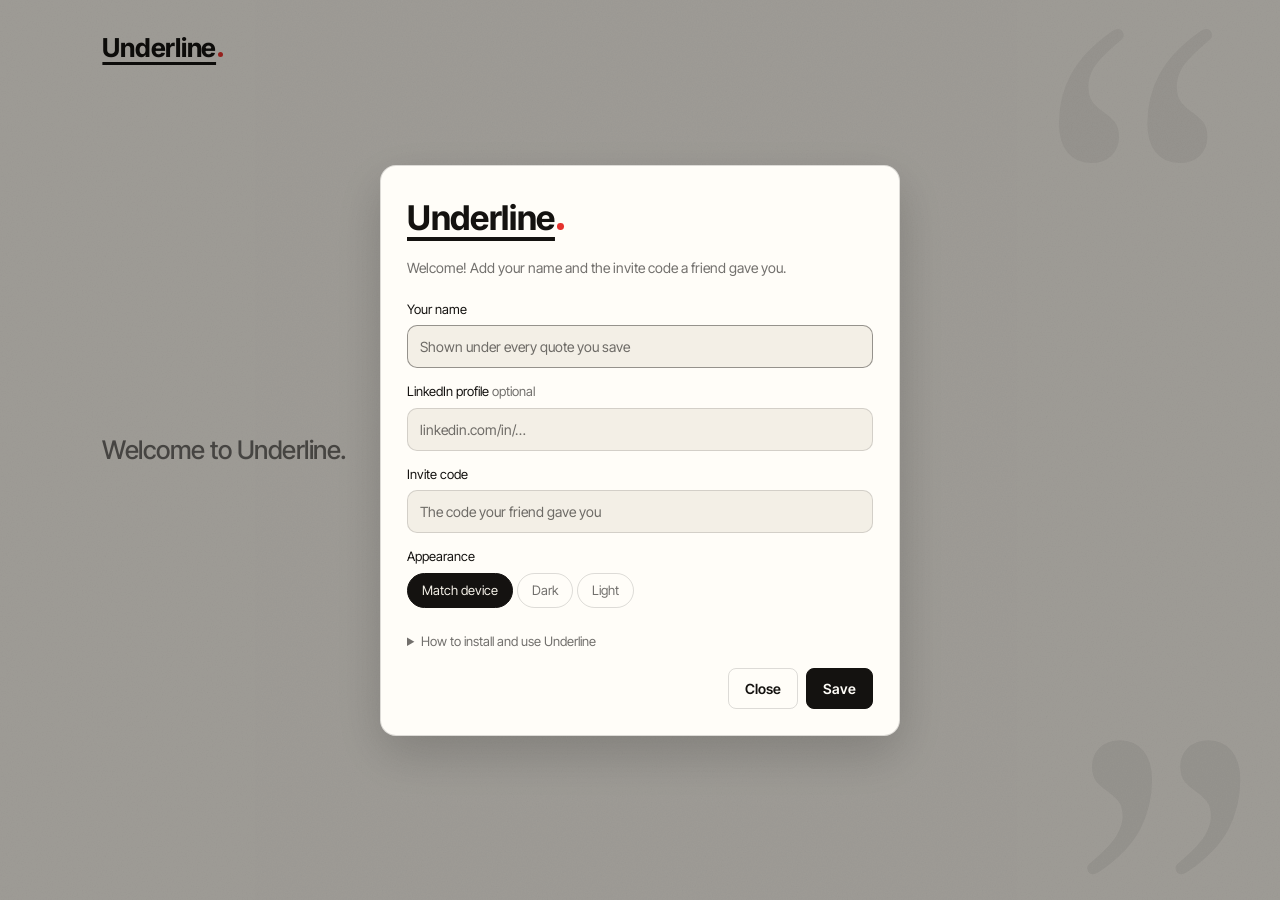
<file: docs/index.html>
<!DOCTYPE html>
<html lang="en">
<head>
  <meta charset="UTF-8" />
  <meta name="viewport" content="width=device-width, initial-scale=1.0, viewport-fit=cover" />
  <title>Underline</title>
  <meta name="description" content="Lines worth keeping, underlined by friends." />
  <meta name="theme-color" content="#121110" media="(prefers-color-scheme: dark)" />
  <meta name="theme-color" content="#f3efe6" media="(prefers-color-scheme: light)" />
  <link rel="manifest" href="manifest.webmanifest" />
  <link rel="icon" href="icons/favicon.png" />
  <link rel="apple-touch-icon" href="icons/apple-touch-icon.png" />
  <meta name="apple-mobile-web-app-capable" content="yes" />
  <meta name="apple-mobile-web-app-status-bar-style" content="black-translucent" />
  <script>
    // Apply the saved theme before the first paint so there's no flash
    (function () {
      var pref = "auto";
      try { pref = JSON.parse(localStorage.getItem("underline:theme")) || "auto"; } catch (e) {}
      var light = pref === "light" || (pref === "auto" && matchMedia("(prefers-color-scheme: light)").matches);
      document.documentElement.dataset.theme = light ? "light" : "dark";
    })();
  </script>
  <link rel="preconnect" href="https://fonts.googleapis.com" />
  <link rel="preconnect" href="https://fonts.gstatic.com" crossorigin />
  <link href="https://fonts.googleapis.com/css2?family=Instrument+Serif&family=Inter+Tight:wght@400;500;600;700&display=swap" rel="stylesheet" />
  <link rel="stylesheet" href="app.css" />
</head>
<body>
  <div class="grain"></div>
  <div class="mark mark-top" aria-hidden="true">“</div>
  <div class="mark mark-bottom" aria-hidden="true">”</div>

  <header class="bar">
    <button id="logo" class="wordmark" type="button" aria-haspopup="menu" aria-expanded="false">Underline<span class="dot"></span></button>
    <div id="menu" class="menu" role="menu" hidden>
      <button type="button" role="menuitem" data-action="add">Add a quote</button>
      <button type="button" role="menuitem" data-action="screenshot">Add from screenshot</button>
      <button type="button" role="menuitem" data-action="settings">Settings</button>
    </div>
    <input id="screenshot-input" type="file" accept="image/*" hidden />
  </header>

  <main>
    <p id="quote" aria-live="polite"></p>
  </main>

  <p id="by"></p>

  <!-- Add / review a quote -->
  <div id="card-layer" class="layer" hidden>
    <form id="card" class="sheet" autocomplete="off">
      <div class="sheet-head">
        <span class="wordmark small">Underline<span class="dot"></span></span>
        <span id="card-mode" class="muted">Add a quote</span>
      </div>
      <textarea id="card-text" rows="3" enterkeyhint="done" placeholder="Type or paste a line you want to keep…" aria-label="Quote"></textarea>
      <div id="card-source" class="muted small-text"></div>
      <div class="sheet-foot">
        <span id="card-status" class="status"></span>
        <button type="button" class="btn ghost" data-close>Cancel</button>
        <button type="submit" class="btn">Save</button>
      </div>
    </form>
  </div>

  <!-- Settings / first-run setup -->
  <div id="settings-layer" class="layer" hidden>
    <form id="settings" class="sheet wide" autocomplete="off">
      <span class="wordmark big">Underline<span class="dot"></span></span>
      <p id="settings-intro" class="muted">Lines worth keeping, underlined by friends.</p>

      <label>
        <span>Your name</span>
        <input id="s-name" type="text" maxlength="80" placeholder="Shown under every quote you save" required />
      </label>
      <label>
        <span>LinkedIn profile <em>optional</em></span>
        <input id="s-linkedin" type="text" maxlength="300" placeholder="linkedin.com/in/…" />
      </label>
      <label>
        <span>Invite code</span>
        <input id="s-code" type="password" maxlength="200" placeholder="The code your friend gave you" required />
      </label>

      <fieldset class="segmented">
        <legend>Appearance</legend>
        <label><input type="radio" name="theme" value="auto" /><span>Match device</span></label>
        <label><input type="radio" name="theme" value="dark" /><span>Dark</span></label>
        <label><input type="radio" name="theme" value="light" /><span>Light</span></label>
      </fieldset>

      <details class="help">
        <summary>How to install and use Underline</summary>
        <ul>
          <li><b>Laptop (Chrome or Edge):</b> click the install icon at the right of the address bar. To save a quote, copy it anywhere, open Underline and press <kbd>Ctrl</kbd>+<kbd>V</kbd>.</li>
          <li><b>Android:</b> browser menu → <i>Install app</i>. Then select text in any app, or take a screenshot, → <i>Share</i> → <i>Underline</i>.</li>
          <li><b>iPhone:</b> in Safari, <i>Share</i> → <i>Add to Home Screen</i>. To save, tap <i>Underline.</i> → <i>Add a quote</i> (paste text) or <i>Add from screenshot</i>.</li>
          <li><b>Screenshots</b> are read on your device and never uploaded. The text appears in the box: check it, trim it to fit, and save.</li>
          <li>Tap a quote to see the next one. Tap a name to open their LinkedIn.</li>
        </ul>
      </details>

      <div class="sheet-foot">
        <span id="settings-status" class="status"></span>
        <button type="button" class="btn ghost" data-close>Close</button>
        <button type="submit" class="btn">Save</button>
      </div>
    </form>
  </div>

  <script src="config.js"></script>
  <script src="app.js"></script>
</body>
</html>
</file>
<file: docs/app.css>
/* Underline web app: the Quiet page design from the extension, for phones and laptops. */

:root,
:root[data-theme="dark"] {
  color-scheme: dark;
  --bg: #121110;
  --fg: #efe9dd;
  --muted: rgba(239, 233, 221, 0.6);
  --faint: rgba(239, 233, 221, 0.4);
  --line: rgba(239, 233, 221, 0.14);
  --field: #121110;
  --card: #1b1a18;
  --accent: #e5322d;
  --ok: #9be29b;
  --err: #ff8a80;
  --mark: rgba(239, 233, 221, 0.06);
  --shadow: rgba(0, 0, 0, 0.45);
}

:root[data-theme="light"] {
  color-scheme: light;
  --bg: #f3efe6;
  --fg: #141210;
  --muted: rgba(20, 18, 16, 0.6);
  --faint: rgba(20, 18, 16, 0.42);
  --line: rgba(20, 18, 16, 0.14);
  --field: #f3efe6;
  --card: #fffdf8;
  --accent: #e5322d;
  --ok: #2e7d32;
  --err: #c62828;
  --mark: rgba(20, 18, 16, 0.06);
  --shadow: rgba(0, 0, 0, 0.18);
}

* { margin: 0; padding: 0; box-sizing: border-box; }

html, body {
  background-color: var(--bg);
  color: var(--fg);
}

body {
  min-height: 100vh;
  min-height: 100dvh;
  font-family: 'Inter Tight', -apple-system, BlinkMacSystemFont, "Segoe UI", Roboto, sans-serif;
  display: flex;
  align-items: center;
  padding: 14vh 8vw;
  padding-left: max(8vw, env(safe-area-inset-left));
  overflow: hidden;
  -webkit-tap-highlight-color: transparent;
}

button, input, textarea { font: inherit; color: inherit; }

/* ---------- Background ---------- */

.grain {
  position: fixed;
  inset: 0;
  pointer-events: none;
  z-index: 1;
  background-image: url("data:image/svg+xml,%3Csvg xmlns='http://www.w3.org/2000/svg' width='300' height='300'%3E%3Cfilter id='n'%3E%3CfeTurbulence type='fractalNoise' baseFrequency='0.8' numOctaves='3' stitchTiles='stitch'/%3E%3CfeColorMatrix type='saturate' values='0'/%3E%3C/filter%3E%3Crect width='300' height='300' filter='url(%23n)' opacity='0.08'/%3E%3C/svg%3E");
  background-size: 300px 300px;
}

.mark {
  position: fixed;
  right: 2vw;
  z-index: 2;
  font-family: 'Instrument Serif', serif;
  font-size: min(46vw, 80vh);
  line-height: 1;
  color: var(--mark);
  pointer-events: none;
  user-select: none;
}
.mark-top { top: 0; }
.mark-bottom { bottom: -0.62em; }

/* ---------- Logo and menu ---------- */

.bar {
  position: fixed;
  top: max(32px, env(safe-area-inset-top));
  left: max(8vw, env(safe-area-inset-left));
  z-index: 5;
}

/* "Underline", underlined in the text colour, with a red full stop */
.wordmark {
  font-weight: 700;
  font-size: 26px;
  letter-spacing: -0.01em;
  text-decoration: underline;
  text-decoration-color: var(--fg);
  text-decoration-thickness: 0.11em;
  text-underline-offset: 0.2em;
  white-space: nowrap;
  background: none;
  border: none;
  cursor: pointer;
}
.wordmark .dot {
  display: inline-block;
  width: 0.2em;
  height: 0.2em;
  margin-left: 0.07em;
  border-radius: 50%;
  background: var(--accent);
}
.wordmark.small { font-size: 15px; cursor: default; }
.wordmark.big { font-size: 34px; cursor: default; display: inline-block; margin-bottom: 14px; }
.wordmark:focus-visible { outline: 2px solid var(--faint); outline-offset: 6px; border-radius: 4px; }

.menu {
  position: absolute;
  top: calc(100% + 14px);
  left: -6px;
  min-width: 180px;
  padding: 6px;
  background: var(--card);
  border: 1px solid var(--line);
  border-radius: 12px;
  box-shadow: 0 14px 40px var(--shadow);
}
.menu button {
  display: block;
  width: 100%;
  text-align: left;
  padding: 10px 12px;
  border: none;
  border-radius: 8px;
  background: none;
  font-size: 15px;
  font-weight: 500;
  cursor: pointer;
}
.menu button:hover, .menu button:focus-visible { background: var(--line); outline: none; }

/* ---------- Quote ---------- */

main {
  position: relative;
  z-index: 4;
  max-width: 78vw;
}

#quote {
  font-size: clamp(36px, 4.2vw, 64px);
  font-weight: 600;
  line-height: 1.32;
  letter-spacing: -0.02em;
  cursor: pointer;
  user-select: text;
}
#quote.empty { font-size: clamp(22px, 2vw, 30px); font-weight: 500; color: var(--muted); cursor: default; }

#by {
  position: fixed;
  left: max(8vw, env(safe-area-inset-left));
  right: 30vw;
  bottom: max(40px, env(safe-area-inset-bottom));
  z-index: 5;
  font-size: clamp(19px, 1.6vw, 25px);
  font-weight: 500;
  color: var(--muted);
}
#by a {
  color: var(--fg);
  font-weight: 600;
  text-decoration: underline;
  text-decoration-color: var(--line);
  text-decoration-thickness: 2px;
  text-underline-offset: 5px;
  transition: text-decoration-color 0.2s ease;
}
#by a:hover { text-decoration-color: var(--accent); }

#quote, #by {
  opacity: 0;
  transform: translateY(22px);
  transition: opacity 0.6s ease, transform 0.6s ease;
}
#by { transition-delay: 0.08s; }
.visible { opacity: 1 !important; transform: none !important; }

/* ---------- Sheets: the add card and settings ---------- */

.layer {
  position: fixed;
  inset: 0;
  z-index: 20;
  display: flex;
  align-items: flex-end;
  justify-content: flex-end;
  padding: 24px;
}
.layer[hidden] { display: none; }

.sheet {
  width: min(460px, 100%);
  max-height: calc(100dvh - 48px);
  overflow-y: auto;
  padding: 18px;
  background: var(--card);
  border: 1px solid var(--line);
  border-radius: 16px;
  box-shadow: 0 18px 50px var(--shadow);
  font-size: 14px;
  line-height: 1.5;
  animation: rise 0.2s ease;
}
.sheet.wide { width: min(520px, 100%); padding: 26px; }
#settings-layer { align-items: center; justify-content: center; background: rgba(0, 0, 0, 0.35); }

@keyframes rise { from { opacity: 0; transform: translateY(10px); } to { opacity: 1; transform: none; } }

.drop-hint {
  position: fixed;
  inset: 16px;
  z-index: 30;
  display: grid;
  place-items: center;
  border: 2px dashed var(--faint);
  border-radius: 20px;
  background: var(--bg);
  font-size: 22px;
  font-weight: 600;
  pointer-events: none;
}

.sheet-head { display: flex; align-items: baseline; justify-content: space-between; margin-bottom: 12px; }
.muted { color: var(--muted); }
.small-text { font-size: 12px; margin-top: 8px; white-space: nowrap; overflow: hidden; text-overflow: ellipsis; }
.small-text:empty { display: none; }

textarea, input[type="text"], input[type="password"] {
  display: block;
  width: 100%;
  background: var(--field);
  border: 1px solid var(--line);
  border-radius: 10px;
  padding: 10px 12px;
}
textarea { resize: none; font-size: 17px; font-weight: 500; min-height: 92px; }
textarea:focus, input:focus { outline: none; border-color: var(--faint); }
::placeholder { color: var(--muted); }

#settings > p { margin-bottom: 22px; }
#settings label { display: block; margin-bottom: 14px; }
#settings label > span { display: block; font-size: 13px; margin-bottom: 6px; }
#settings em { font-style: normal; color: var(--muted); }

.segmented { border: none; margin: 4px 0 18px; }
.segmented legend { font-size: 13px; margin-bottom: 6px; }
.segmented { display: flex; flex-wrap: wrap; gap: 4px; }
.segmented legend { width: 100%; }
#settings .segmented label { margin: 0; }
.segmented input { position: absolute; opacity: 0; pointer-events: none; }
.segmented span {
  display: block;
  padding: 7px 14px;
  border: 1px solid var(--line);
  border-radius: 999px;
  color: var(--muted);
  cursor: pointer;
}
.segmented input:checked + span { background: var(--fg); color: var(--bg); border-color: var(--fg); }
.segmented input:focus-visible + span { outline: 2px solid var(--faint); outline-offset: 2px; }

.help { margin-bottom: 8px; color: var(--muted); }
.help summary { cursor: pointer; font-size: 13px; }
.help ul { margin: 10px 0 0 18px; display: grid; gap: 8px; font-size: 13px; }
.help b { color: var(--fg); font-weight: 600; }
kbd { font: 600 12px 'Inter Tight', sans-serif; border: 1px solid var(--line); border-radius: 5px; padding: 0 5px; }

.sheet-foot { display: flex; align-items: center; gap: 8px; margin-top: 16px; }
.status { flex: 1; font-size: 12px; color: var(--muted); }
.status.ok { color: var(--ok); }
.status.err { color: var(--err); }

.btn {
  font-weight: 600;
  font-size: 14px;
  padding: 9px 16px;
  border-radius: 8px;
  border: 1px solid var(--fg);
  background: var(--fg);
  color: var(--card);
  cursor: pointer;
}
.btn.ghost { background: transparent; color: var(--fg); border-color: var(--line); }
.btn:disabled { opacity: 0.5; cursor: default; }

/* ---------- Phones ---------- */

@media (max-width: 640px) {
  body { padding: 18vh 7vw 20vh; }
  main { max-width: 86vw; }
  .bar { left: 7vw; top: max(26px, env(safe-area-inset-top)); }
  .wordmark { font-size: 22px; }
  #quote { font-size: clamp(28px, 8.2vw, 40px); }
  #by { left: 7vw; right: 7vw; bottom: max(32px, calc(env(safe-area-inset-bottom) + 16px)); font-size: 18px; }
  .mark { font-size: 70vw; }
  .layer { padding: 0; align-items: flex-end; justify-content: stretch; }
  .sheet { width: 100%; border-radius: 18px 18px 0 0; padding-bottom: max(18px, env(safe-area-inset-bottom)); }
  #settings-layer { align-items: flex-end; }
  .sheet.wide { width: 100%; }
}
</file>
